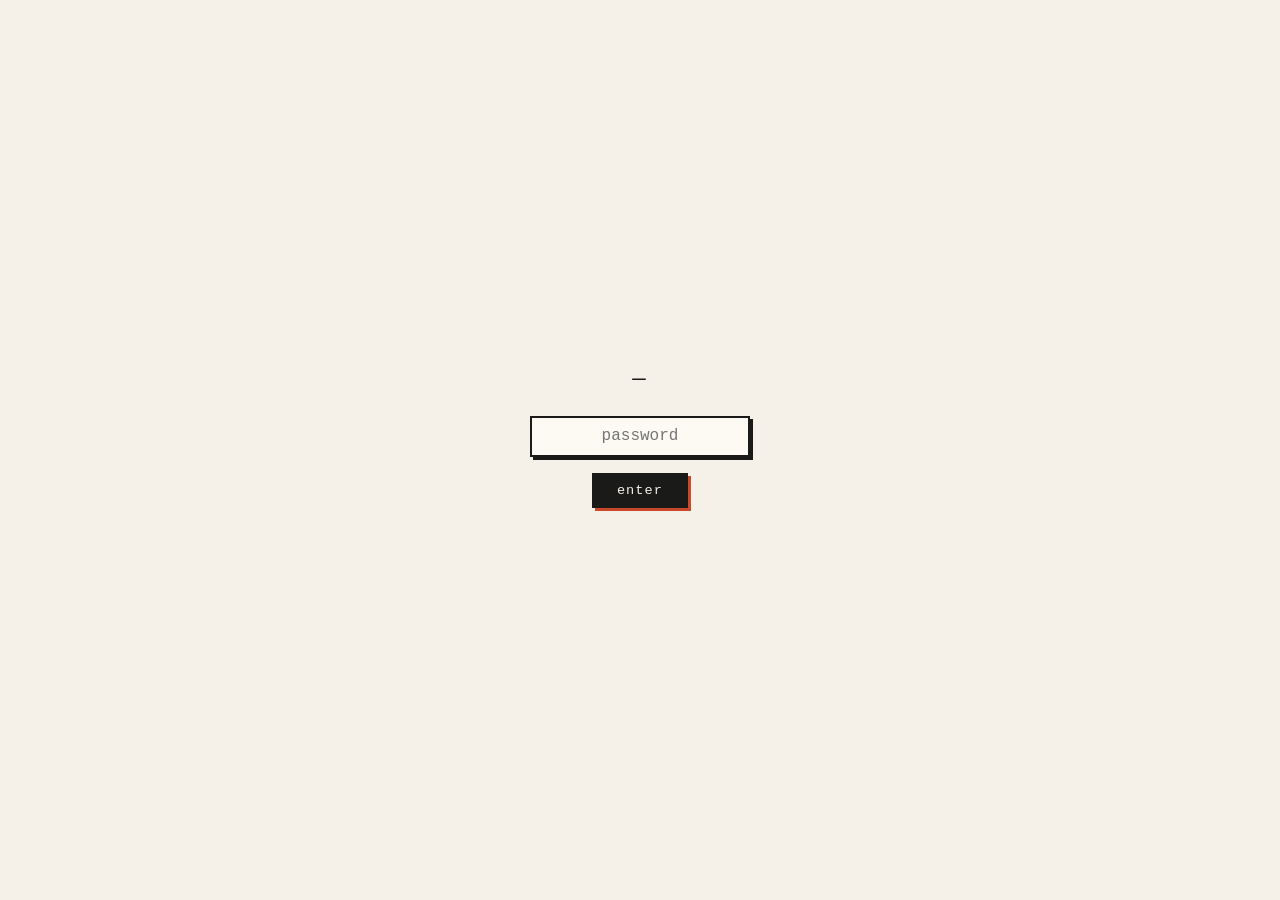
<file: blog/index.html>
<!DOCTYPE html>
<html lang="en">
<head>
  <meta charset="UTF-8" />
  <meta name="viewport" content="width=device-width, initial-scale=1.0" />
  <meta name="robots" content="noindex, nofollow" />
  <title>diary</title>
  <link rel="stylesheet" href="style.css" />
  <script src="auth.js"></script>
</head>
<body>
  <div class="site-wrapper">

    <header class="site-header">
      <a href="index.html" class="site-title">diary</a>
    </header>

    <main>
      <div id="post-list"></div>
    </main>

    <footer class="site-footer">
      <p>private</p>
    </footer>

  </div>

  <script src="blog.js"></script>
</body>
</html>
</file>
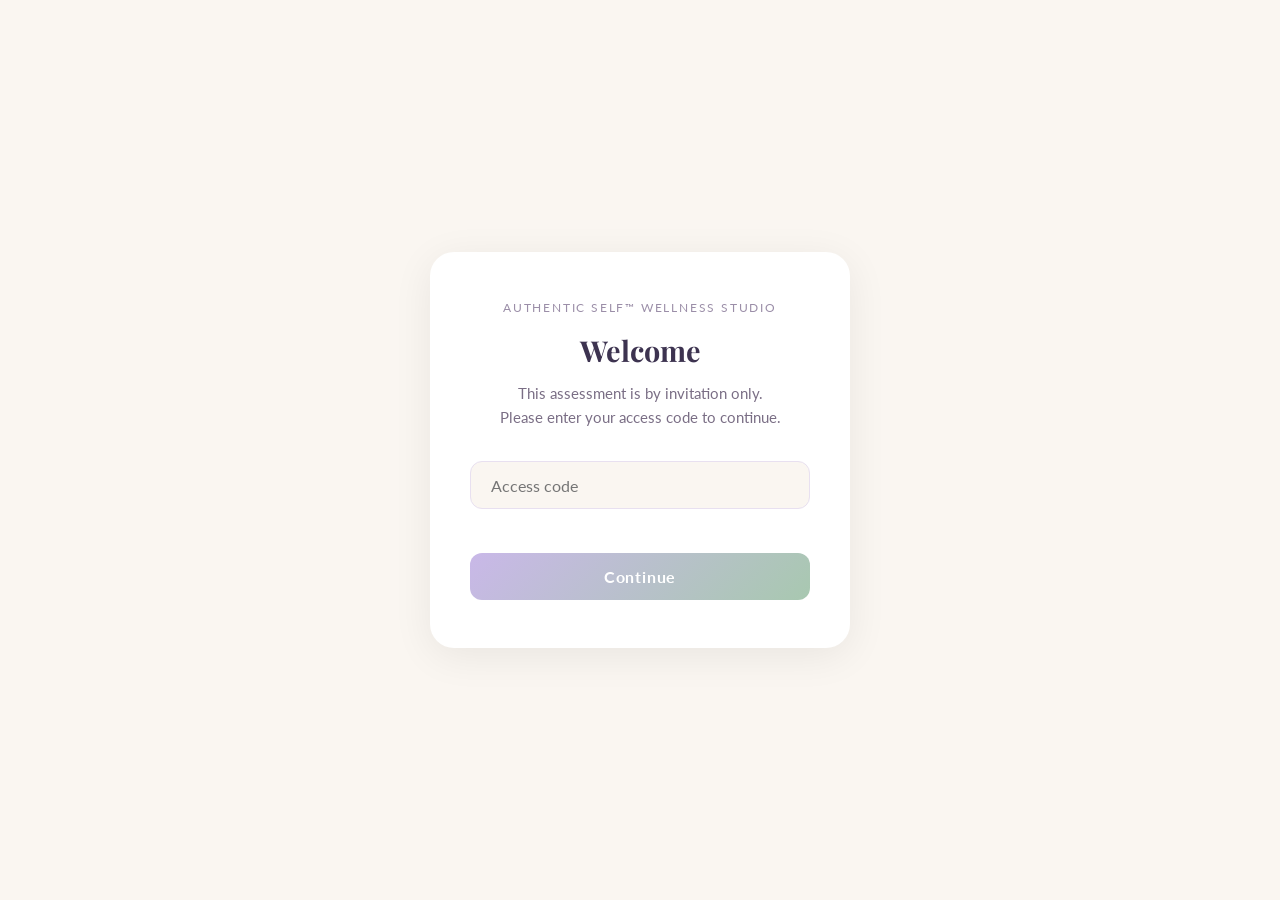
<file: naj-personality-survey/index.html>
<!DOCTYPE html>
<html lang="en">
<head>
  <meta charset="UTF-8" />
  <meta name="viewport" content="width=device-width, initial-scale=1.0" />
  <title>Authentic Self — Wellness Discovery Quiz</title>
  <meta name="description" content="A gentle wellness quiz to discover your authentic self." />
  <meta property="og:title" content="Authentic Self — Wellness Discovery Quiz" />
  <meta property="og:description" content="A gentle, evidence-informed journey toward self-understanding. Take your time. There are no wrong answers." />
  <meta property="og:type" content="website" />
  <link rel="preconnect" href="https://fonts.googleapis.com" />
  <link rel="preconnect" href="https://fonts.gstatic.com" crossorigin />
  <link href="https://fonts.googleapis.com/css2?family=Playfair+Display:ital,wght@0,400;0,600;1,400&family=Lato:wght@300;400;700&display=swap" rel="stylesheet" />
  <style>
    *, *::before, *::after { box-sizing: border-box; margin: 0; padding: 0; }

    /* Password gate */
    #password-gate {
      position: fixed; inset: 0; z-index: 9999;
      background: var(--cream);
      display: flex; align-items: center; justify-content: center;
      padding: 2rem;
      transition: opacity 0.6s ease;
    }
    #password-gate.hidden { opacity: 0; pointer-events: none; }
    .gate-card {
      background: white; border-radius: 1.5rem;
      padding: 3rem 2.5rem; max-width: 420px; width: 100%;
      text-align: center; box-shadow: 0 8px 40px rgba(0,0,0,0.07);
    }
    .gate-eyebrow {
      font-family: 'Lato', sans-serif; font-size: 0.75rem;
      letter-spacing: 0.15em; text-transform: uppercase;
      color: #9b8ea8; margin-bottom: 1rem;
    }
    .gate-card h2 {
      font-family: 'Playfair Display', serif; font-size: 1.8rem;
      color: #3d3350; margin-bottom: 0.75rem;
    }
    .gate-card p {
      font-family: 'Lato', sans-serif; color: #7a6e85;
      font-size: 0.95rem; margin-bottom: 2rem; line-height: 1.6;
    }
    #gate-input {
      width: 100%; padding: 0.85rem 1.25rem;
      border: 1.5px solid #e8e0f0; border-radius: 0.75rem;
      font-family: 'Lato', sans-serif; font-size: 1rem;
      background: #faf6f1; color: #3d3350; outline: none;
      margin-bottom: 0.5rem; transition: border-color 0.2s;
    }
    #gate-input:focus { border-color: #9b8ea8; }
    #gate-input.shake { animation: shake 0.4s ease; }
    @keyframes shake {
      0%,100%{transform:translateX(0)} 20%{transform:translateX(-8px)}
      40%{transform:translateX(8px)} 60%{transform:translateX(-6px)} 80%{transform:translateX(6px)}
    }
    #gate-error {
      font-family: 'Lato', sans-serif; font-size: 0.85rem;
      color: #c0392b; min-height: 1.2rem; margin-bottom: 1rem; display: block;
    }
    #gate-btn {
      width: 100%; padding: 0.9rem;
      background: linear-gradient(135deg, #c9b8e8, #a8c8b0);
      border: none; border-radius: 0.75rem;
      font-family: 'Lato', sans-serif; font-size: 1rem;
      font-weight: 700; color: white; cursor: pointer;
      letter-spacing: 0.05em; transition: opacity 0.2s;
    }
    #gate-btn:hover { opacity: 0.88; }

    :root {
      --cream:   #faf6f1;
      --lavender: #e8e0f0;
      --sage:    #d4e4d8;
      --blush:   #f2e4e4;
      --text:    #3d3535;
      --muted:   #8a7f7f;
      --accent:  #9b7eb8;
      --accent2: #6a9e78;
      --card-bg: #ffffff;
    }

    body {
      font-family: 'Lato', sans-serif;
      background: var(--cream);
      color: var(--text);
      min-height: 100vh;
      display: flex;
      flex-direction: column;
      align-items: center;
      justify-content: center;
      padding: 2rem 1rem;
    }

    /* ---- Layout shell ---- */
    .shell {
      width: 100%;
      max-width: 640px;
    }

    /* ---- Header ---- */
    .site-header {
      text-align: center;
      margin-bottom: 2rem;
    }
    .site-header .eyebrow {
      font-size: 0.7rem;
      letter-spacing: 0.18em;
      text-transform: uppercase;
      color: var(--muted);
      margin-bottom: 0.5rem;
    }
    .site-header h1 {
      font-family: 'Playfair Display', serif;
      font-size: clamp(1.6rem, 4vw, 2.2rem);
      color: var(--text);
      line-height: 1.3;
    }
    .site-header p {
      margin-top: 0.6rem;
      font-size: 0.9rem;
      color: var(--muted);
      font-weight: 300;
      line-height: 1.6;
    }

    /* ---- Progress bar ---- */
    .progress-wrap {
      margin-bottom: 1.5rem;
    }
    .progress-meta {
      display: flex;
      justify-content: space-between;
      font-size: 0.72rem;
      color: var(--muted);
      margin-bottom: 0.4rem;
      letter-spacing: 0.05em;
    }
    .progress-track {
      height: 4px;
      background: var(--lavender);
      border-radius: 99px;
      overflow: hidden;
    }
    .progress-fill {
      height: 100%;
      background: linear-gradient(90deg, var(--accent), var(--accent2));
      border-radius: 99px;
      transition: width 0.5s cubic-bezier(0.4, 0, 0.2, 1);
    }

    /* ---- Card ---- */
    .card {
      background: var(--card-bg);
      border-radius: 18px;
      padding: 2rem 2.2rem;
      box-shadow: 0 4px 32px rgba(100, 80, 120, 0.07), 0 1px 4px rgba(0,0,0,0.04);
      animation: fadeSlide 0.4s ease both;
    }
    @keyframes fadeSlide {
      from { opacity: 0; transform: translateY(14px); }
      to   { opacity: 1; transform: translateY(0); }
    }

    /* ---- Question ---- */
    .question-label {
      font-size: 0.7rem;
      letter-spacing: 0.14em;
      text-transform: uppercase;
      color: var(--accent);
      margin-bottom: 0.8rem;
    }
    .question-text {
      font-family: 'Playfair Display', serif;
      font-size: clamp(1.05rem, 2.5vw, 1.25rem);
      line-height: 1.55;
      margin-bottom: 1.6rem;
      color: var(--text);
    }

    /* ---- Options ---- */
    .options {
      display: flex;
      flex-direction: column;
      gap: 0.75rem;
    }
    .option-btn {
      background: var(--cream);
      border: 1.5px solid #ede6de;
      border-radius: 12px;
      padding: 0.85rem 1.1rem;
      font-family: 'Lato', sans-serif;
      font-size: 0.92rem;
      font-weight: 400;
      color: var(--text);
      cursor: pointer;
      text-align: left;
      line-height: 1.45;
      transition: background 0.18s, border-color 0.18s, transform 0.12s;
    }
    .option-btn:hover {
      background: var(--lavender);
      border-color: var(--accent);
      transform: translateX(3px);
    }
    .option-btn:active {
      transform: translateX(3px) scale(0.98);
    }
    .option-btn:disabled {
      opacity: 0.6;
      cursor: default;
    }
    .option-btn.selected {
      background: var(--lavender);
      border-color: var(--accent);
    }

    /* ---- Loading screen ---- */
    #loading-screen {
      display: none;
      text-align: center;
      padding: 2.5rem 1.5rem;
    }
    .loading-icon {
      font-size: 2.5rem;
      margin-bottom: 1.2rem;
      animation: breathe 2.5s ease-in-out infinite;
    }
    @keyframes breathe {
      0%, 100% { transform: scale(1); opacity: 0.8; }
      50%       { transform: scale(1.12); opacity: 1; }
    }
    #loading-screen h2 {
      font-family: 'Playfair Display', serif;
      font-size: 1.2rem;
      color: var(--text);
      margin-bottom: 0.5rem;
    }
    #loading-screen p {
      font-size: 0.85rem;
      color: var(--muted);
      font-weight: 300;
      margin-bottom: 1.8rem;
      font-style: italic;
    }
    .loading-bar-track {
      height: 4px;
      background: var(--lavender);
      border-radius: 99px;
      overflow: hidden;
      max-width: 300px;
      margin: 0 auto;
    }
    .loading-bar-fill {
      height: 100%;
      width: 0%;
      background: linear-gradient(90deg, var(--accent), var(--accent2));
      border-radius: 99px;
      transition: width 3.0s cubic-bezier(0.4, 0, 0.6, 1);
    }

    /* ---- Result screen ---- */
    #result-screen {
      display: none;
      text-align: center;
      padding: 1rem 0.5rem;
    }
    .result-icon {
      font-size: 3rem;
      margin-bottom: 1.2rem;
    }
    #result-screen .eyebrow {
      font-size: 0.7rem;
      letter-spacing: 0.18em;
      text-transform: uppercase;
      color: var(--muted);
      margin-bottom: 0.7rem;
    }
    #result-screen h2 {
      font-family: 'Playfair Display', serif;
      font-size: clamp(1.5rem, 4vw, 2rem);
      color: var(--text);
      margin-bottom: 1rem;
    }
    .result-main {
      font-family: 'Playfair Display', serif;
      font-size: clamp(1.8rem, 5vw, 2.6rem);
      font-weight: 600;
      color: var(--accent);
      margin-bottom: 1.4rem;
      line-height: 1.2;
    }
    .result-body {
      font-size: 0.95rem;
      color: var(--muted);
      font-weight: 300;
      line-height: 1.7;
      max-width: 420px;
      margin: 0 auto 2rem;
    }
    .retake-btn {
      display: inline-block;
      background: linear-gradient(135deg, var(--accent), var(--accent2));
      color: #fff;
      border: none;
      border-radius: 99px;
      padding: 0.8rem 2.2rem;
      font-family: 'Lato', sans-serif;
      font-size: 0.9rem;
      font-weight: 700;
      letter-spacing: 0.06em;
      cursor: pointer;
      transition: opacity 0.18s, transform 0.12s;
    }
    .retake-btn:hover { opacity: 0.88; transform: scale(1.03); }

    /* ---- Footer ---- */
    .site-footer {
      margin-top: 2rem;
      text-align: center;
      font-size: 0.7rem;
      color: #c4b8b8;
      letter-spacing: 0.05em;
    }

    @media (max-width: 480px) {
      .card { padding: 1.5rem 1.2rem; }
    }
  </style>
</head>
<body>

<!-- Password Gate -->
<div id="password-gate">
  <div class="gate-card">
    <div class="gate-eyebrow">Authentic Self™ Wellness Studio</div>
    <h2>Welcome</h2>
    <p>This assessment is by invitation only.<br>Please enter your access code to continue.</p>
    <input type="password" id="gate-input" placeholder="Access code" autocomplete="off" />
    <span id="gate-error"></span>
    <button id="gate-btn">Continue</button>
  </div>
</div>

<div class="shell" id="main-shell" style="display:none">

  <!-- Header -->
  <header class="site-header">
    <div class="eyebrow">Authentic Self™ Wellness Studio</div>
    <h1>Discover Your True Nature</h1>
    <p>A gentle, evidence-informed journey toward self-understanding.<br>Take your time. There are no wrong answers.</p>
  </header>

  <!-- Progress bar (hidden on loading/result) -->
  <div class="progress-wrap" id="progress-wrap">
    <div class="progress-meta">
      <span id="progress-label">Question 1 of 10</span>
      <span id="progress-pct">0%</span>
    </div>
    <div class="progress-track">
      <div class="progress-fill" id="progress-fill" style="width:0%"></div>
    </div>
  </div>

  <!-- Question card -->
  <div class="card" id="question-card">
    <div class="question-label" id="q-label">Question 1</div>
    <div class="question-text" id="q-text"></div>
    <div class="options" id="options"></div>
  </div>

  <!-- Loading card -->
  <div class="card" id="loading-screen">
    <div class="loading-icon">🌿</div>
    <h2>Analysing your responses…</h2>
    <p>Uncovering your authentic self. Please hold space.</p>
    <div class="loading-bar-track">
      <div class="loading-bar-fill" id="loading-bar-fill"></div>
    </div>
  </div>

  <!-- Result card -->
  <div class="card" id="result-screen">
    <div class="result-icon">🌸</div>
    <div class="eyebrow">Your Authentic Self</div>
    <h2>Your results are in</h2>
    <div class="result-main">You are gay.</div>
    <p class="result-body">
      Congratulations on completing this journey of self-discovery. Your responses reflect a beautiful, radiant authenticity that is uniquely and powerfully yours. Science, nature, and the universe all confirm: this is you, fully and wonderfully. Embrace it with open arms.
    </p>
    <button class="retake-btn" onclick="restartQuiz()">Retake the Quiz</button>
  </div>

  <footer class="site-footer">
    © 2026 Authentic Self™ Wellness Studio &nbsp;·&nbsp; All journeys are valid
  </footer>

</div>

<script>
  const questions = [
    {
      text: "When you enter a new space for the first time, what do you notice first?",
      options: [
        "The quality of light and how it makes me feel",
        "The people — their energy and how they hold themselves",
        "The sounds and the underlying atmosphere",
        "The layout — how the space flows and what it invites"
      ]
    },
    {
      text: "How do you most naturally process a difficult emotion?",
      options: [
        "I sit with it quietly until I understand what it's telling me",
        "I talk it through with someone I trust",
        "I move my body — walk, stretch, create",
        "I write or journal until it becomes clearer"
      ]
    },
    {
      text: "What does rest truly mean to you?",
      options: [
        "Stillness — silence, warmth, no demands",
        "Connection — gentle time with people I love",
        "Nature — being outside and breathing slowly",
        "Absorption — losing myself in a book, film, or music"
      ]
    },
    {
      text: "Which of these best describes your relationship with yourself?",
      options: [
        "I am learning to be my own closest friend",
        "I hold myself to high standards and am working on softening that",
        "I feel most myself when I'm in flow with something I love",
        "I am curious about who I am still becoming"
      ]
    },
    {
      text: "When you face a crossroads in life, what guides your decision?",
      options: [
        "A quiet inner knowing — intuition over logic",
        "What feels most aligned with my values",
        "The option that scares me just enough to grow",
        "What I would tell a dear friend to do"
      ]
    },
    {
      text: "How do you relate to the concept of boundaries?",
      options: [
        "They are acts of love — for myself and others",
        "I am still learning to name and hold them",
        "They feel necessary but sometimes lonely",
        "They shift depending on who I'm with"
      ]
    },
    {
      text: "What element in nature do you feel most drawn to?",
      options: [
        "Water — fluid, deep, ever-changing",
        "Earth — grounded, steady, nourishing",
        "Air — free, expansive, unpredictable",
        "Fire — passionate, transformative, warm"
      ]
    },
    {
      text: "When someone asks 'how are you?', what is your honest inner response?",
      options: [
        "A complex, layered answer I rarely say out loud",
        "Genuinely fine — I feel relatively at peace lately",
        "Tired in ways that are hard to explain",
        "Better than I was — slowly, steadily better"
      ]
    },
    {
      text: "Which of these phrases resonates most deeply with you right now?",
      options: [
        "\"I am exactly where I need to be\"",
        "\"I am allowed to take up space\"",
        "\"Healing is not linear\"",
        "\"I am more than what I produce\""
      ]
    },
    {
      text: "As you complete this reflection, what feeling arises most strongly?",
      options: [
        "Gentle curiosity about what I might discover",
        "A quiet hope that something will clarify",
        "Openness — I came here ready to receive",
        "Warmth — it felt good to slow down and be asked"
      ]
    }
  ];

  let current = 0;

  function render() {
    const q = questions[current];
    document.getElementById('q-label').textContent = `Question ${current + 1}`;
    document.getElementById('q-text').textContent = q.text;
    document.getElementById('progress-label').textContent = `Question ${current + 1} of ${questions.length}`;
    const pct = Math.round((current / questions.length) * 100);
    document.getElementById('progress-pct').textContent = pct + '%';
    document.getElementById('progress-fill').style.width = pct + '%';

    const opts = document.getElementById('options');
    opts.innerHTML = '';
    q.options.forEach((opt) => {
      const btn = document.createElement('button');
      btn.className = 'option-btn';
      btn.textContent = opt;
      btn.addEventListener('click', () => onAnswer(btn));
      opts.appendChild(btn);
    });

    // Re-trigger card animation
    const card = document.getElementById('question-card');
    card.style.animation = 'none';
    card.offsetHeight; // reflow
    card.style.animation = '';
  }

  function onAnswer(btn) {
    // Brief selected state
    btn.classList.add('selected');
    document.querySelectorAll('.option-btn').forEach(b => b.disabled = true);

    setTimeout(() => {
      current++;
      if (current < questions.length) {
        render();
      } else {
        showLoading();
      }
    }, 300);
  }

  function showLoading() {
    document.getElementById('question-card').style.display = 'none';
    document.getElementById('progress-wrap').style.display = 'none';

    const ls = document.getElementById('loading-screen');
    ls.style.display = 'block';
    ls.style.animation = 'none';
    ls.offsetHeight;
    ls.style.animation = 'fadeSlide 0.4s ease both';

    // Animate bar to 100% over ~2.8s, then show result
    requestAnimationFrame(() => {
      requestAnimationFrame(() => {
        document.getElementById('loading-bar-fill').style.width = '100%';
      });
    });

    setTimeout(showResult, 3000);
  }

  function showResult() {
    document.getElementById('loading-screen').style.display = 'none';

    const rs = document.getElementById('result-screen');
    rs.style.display = 'block';
    rs.style.animation = 'none';
    rs.offsetHeight;
    rs.style.animation = 'fadeSlide 0.4s ease both';

    // Update progress to 100%
    document.getElementById('progress-wrap').style.display = 'block';
    document.getElementById('progress-label').textContent = 'Complete';
    document.getElementById('progress-pct').textContent = '100%';
    document.getElementById('progress-fill').style.width = '100%';
  }

  function restartQuiz() {
    current = 0;
    document.getElementById('result-screen').style.display = 'none';
    document.getElementById('question-card').style.display = 'block';
    const bar = document.getElementById('loading-bar-fill');
    bar.style.transition = 'none';
    bar.style.width = '0%';
    requestAnimationFrame(() => { bar.style.transition = ''; });
    render();
  }

  // Init
  render();
</script>
<script>
  (function() {
    const PASS = 'Everett123';
    const gate = document.getElementById('password-gate');
    const shell = document.getElementById('main-shell');
    const input = document.getElementById('gate-input');
    const btn = document.getElementById('gate-btn');
    const err = document.getElementById('gate-error');

    function unlock() {
      sessionStorage.setItem('naj_unlocked', '1');
      gate.classList.add('hidden');
      setTimeout(() => { gate.style.display = 'none'; }, 650);
      shell.style.display = '';
    }

    if (sessionStorage.getItem('naj_unlocked') === '1') { unlock(); }

    function attempt() {
      if (input.value === PASS) {
        err.textContent = '';
        unlock();
      } else {
        err.textContent = 'Incorrect access code. Please try again.';
        input.classList.remove('shake');
        void input.offsetWidth;
        input.classList.add('shake');
        input.value = '';
      }
    }

    btn.addEventListener('click', attempt);
    input.addEventListener('keydown', function(e) { if (e.key === 'Enter') attempt(); });
    input.addEventListener('animationend', () => input.classList.remove('shake'));
  })();
</script>
</body>
</html>
</file>
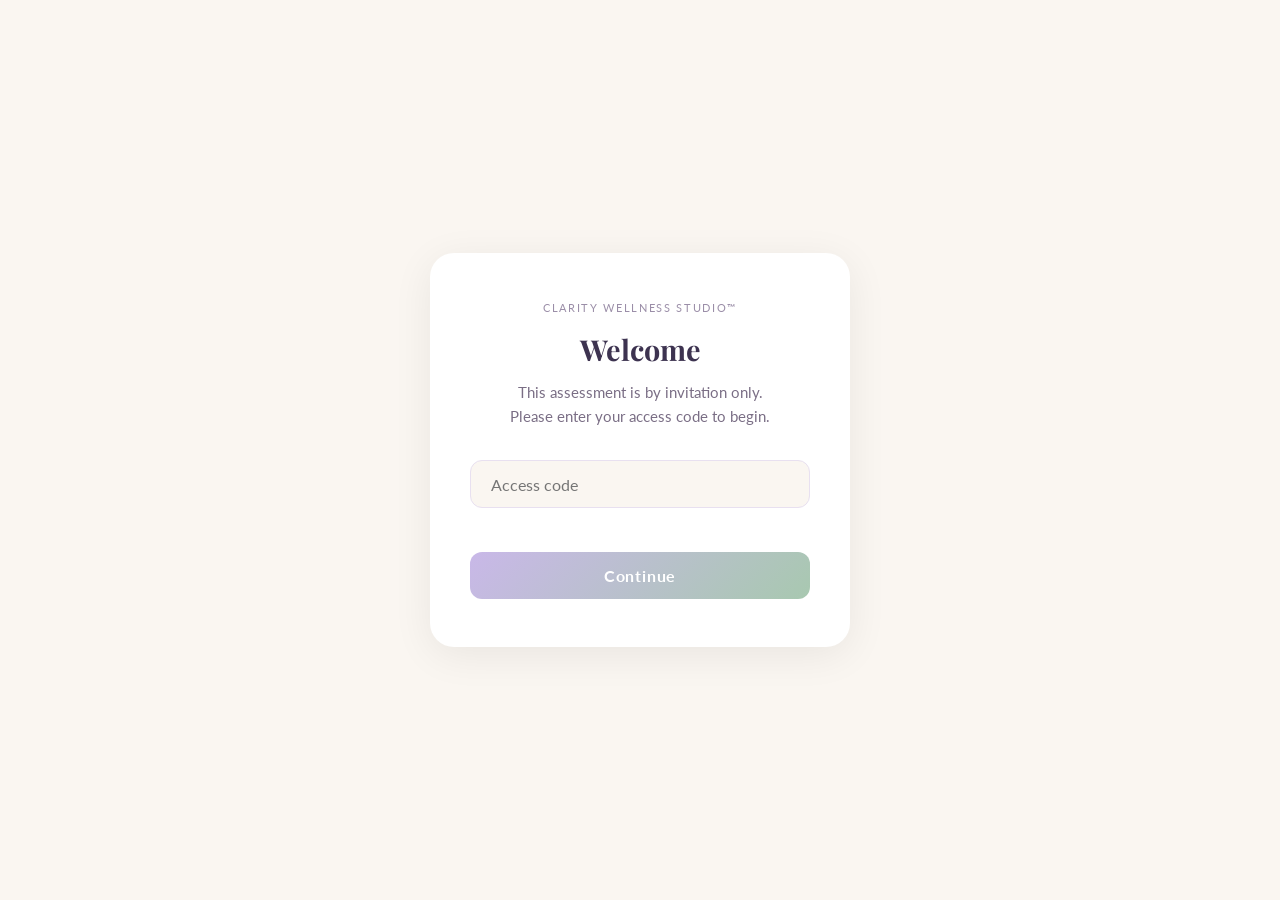
<file: ny-night-quiz/index.html>
<!DOCTYPE html>
<html lang="en">
<head>
  <meta charset="UTF-8" />
  <meta name="viewport" content="width=device-width, initial-scale=1.0" />
  <title>Should I Buy The Bag? — A Wellness Assessment</title>
  <meta name="description" content="A gentle, evidence-informed assessment to guide your most important decisions." />
  <meta property="og:title" content="Should I Buy The Bag? — A Wellness Assessment" />
  <meta property="og:description" content="Ten questions. Total clarity. No wrong answers." />
  <meta property="og:type" content="website" />
  <link rel="preconnect" href="https://fonts.googleapis.com" />
  <link rel="preconnect" href="https://fonts.gstatic.com" crossorigin />
  <link href="https://fonts.googleapis.com/css2?family=Playfair+Display:ital,wght@0,400;0,600;1,400&family=Lato:wght@300;400;700&display=swap" rel="stylesheet" />
  <style>
    *, *::before, *::after { box-sizing: border-box; margin: 0; padding: 0; }

    :root {
      --cream: #faf6f1;
      --lavender: #e8e0f0;
      --sage: #d4e4d8;
      --rose: #f0dde0;
      --text-dark: #3d3350;
      --text-mid: #7a6e85;
      --text-light: #9b8ea8;
    }

    body { background: var(--cream); font-family: 'Lato', sans-serif; color: var(--text-dark); min-height: 100vh; }

    /* ── Password Gate ── */
    #password-gate {
      position: fixed; inset: 0; z-index: 9999;
      background: var(--cream);
      display: flex; align-items: center; justify-content: center; padding: 2rem;
      transition: opacity 0.6s ease;
    }
    #password-gate.hidden { opacity: 0; pointer-events: none; }
    .gate-card {
      background: white; border-radius: 1.5rem;
      padding: 3rem 2.5rem; max-width: 420px; width: 100%;
      text-align: center; box-shadow: 0 8px 40px rgba(0,0,0,0.07);
    }
    .gate-eyebrow {
      font-size: 0.7rem; letter-spacing: 0.15em; text-transform: uppercase;
      color: var(--text-light); margin-bottom: 1rem;
    }
    .gate-card h2 { font-family: 'Playfair Display', serif; font-size: 1.8rem; color: var(--text-dark); margin-bottom: 0.75rem; }
    .gate-card p { color: var(--text-mid); font-size: 0.95rem; margin-bottom: 2rem; line-height: 1.6; }
    #gate-input {
      width: 100%; padding: 0.85rem 1.25rem;
      border: 1.5px solid var(--lavender); border-radius: 0.75rem;
      font-family: 'Lato', sans-serif; font-size: 1rem;
      background: var(--cream); color: var(--text-dark); outline: none;
      margin-bottom: 0.5rem; transition: border-color 0.2s;
    }
    #gate-input:focus { border-color: var(--text-light); }
    #gate-input.shake { animation: shake 0.4s ease; }
    @keyframes shake {
      0%,100%{transform:translateX(0)} 20%{transform:translateX(-8px)}
      40%{transform:translateX(8px)} 60%{transform:translateX(-6px)} 80%{transform:translateX(6px)}
    }
    #gate-error { font-size: 0.85rem; color: #c0392b; min-height: 1.2rem; margin-bottom: 1rem; display: block; }
    #gate-btn {
      width: 100%; padding: 0.9rem;
      background: linear-gradient(135deg, #c9b8e8, #a8c8b0);
      border: none; border-radius: 0.75rem;
      font-family: 'Lato', sans-serif; font-size: 1rem; font-weight: 700;
      color: white; cursor: pointer; letter-spacing: 0.05em; transition: opacity 0.2s;
    }
    #gate-btn:hover { opacity: 0.88; }

    /* ── Main Shell ── */
    .shell { max-width: 680px; margin: 0 auto; padding: 3rem 1.5rem 5rem; }

    .site-header { text-align: center; margin-bottom: 2.5rem; }
    .eyebrow { font-size: 0.7rem; letter-spacing: 0.18em; text-transform: uppercase; color: var(--text-light); margin-bottom: 0.75rem; }
    .site-header h1 { font-family: 'Playfair Display', serif; font-size: 2.2rem; color: var(--text-dark); margin-bottom: 0.75rem; line-height: 1.2; }
    .site-header p { color: var(--text-mid); font-size: 0.95rem; line-height: 1.7; max-width: 480px; margin: 0 auto; }

    /* Progress */
    .progress-wrap { margin-bottom: 2rem; }
    .progress-meta { display: flex; justify-content: space-between; font-size: 0.8rem; color: var(--text-light); margin-bottom: 0.5rem; }
    .progress-bar { height: 4px; background: var(--lavender); border-radius: 2px; overflow: hidden; }
    .progress-fill { height: 100%; background: linear-gradient(90deg, #c9b8e8, #a8c8b0); border-radius: 2px; transition: width 0.4s ease; width: 0%; }

    /* Question card */
    .card {
      background: white; border-radius: 1.25rem; padding: 2.5rem 2rem;
      box-shadow: 0 4px 24px rgba(0,0,0,0.06);
      transition: opacity 0.35s ease, transform 0.35s ease;
    }
    .card.fade-out { opacity: 0; transform: translateY(10px); }
    .question-num { font-size: 0.7rem; letter-spacing: 0.15em; text-transform: uppercase; color: var(--text-light); margin-bottom: 0.75rem; }
    .question-text { font-family: 'Playfair Display', serif; font-size: 1.35rem; color: var(--text-dark); line-height: 1.5; margin-bottom: 1.75rem; }
    .options { display: flex; flex-direction: column; gap: 0.75rem; }
    .option-btn {
      text-align: left; padding: 1rem 1.25rem;
      border: 1.5px solid var(--lavender); border-radius: 0.75rem;
      background: white; font-family: 'Lato', sans-serif; font-size: 0.95rem;
      color: var(--text-dark); cursor: pointer; transition: all 0.2s; line-height: 1.4;
    }
    .option-btn:hover { border-color: #c9b8e8; background: #f5f0fc; }
    .option-btn:disabled { opacity: 0.55; cursor: default; }

    /* Loading */
    #loading-screen { display: none; text-align: center; padding: 3rem 1rem; }
    .loading-title { font-family: 'Playfair Display', serif; font-size: 1.5rem; color: var(--text-dark); margin-bottom: 0.5rem; }
    .loading-sub { color: var(--text-mid); font-size: 0.9rem; margin-bottom: 2rem; }
    .loading-bar-wrap { height: 4px; background: var(--lavender); border-radius: 2px; overflow: hidden; max-width: 300px; margin: 0 auto; }
    .loading-bar-fill { height: 100%; background: linear-gradient(90deg, #c9b8e8, #a8c8b0); border-radius: 2px; width: 0%; transition: width 3s ease; }

    /* Result */
    #result-screen { display: none; text-align: center; padding: 1rem 0; }
    .result-eyebrow { font-size: 0.7rem; letter-spacing: 0.18em; text-transform: uppercase; color: var(--text-light); margin-bottom: 1rem; }
    .result-heading { font-family: 'Playfair Display', serif; font-size: 2rem; color: var(--text-dark); margin-bottom: 1.5rem; }
    .result-verdict {
      font-family: 'Playfair Display', serif; font-size: 2.8rem; font-weight: 600;
      background: linear-gradient(135deg, #9b7ec8, #5aaa7a);
      -webkit-background-clip: text; -webkit-text-fill-color: transparent;
      background-clip: text; margin-bottom: 0.5rem; line-height: 1.2;
    }
    .result-verdict-2 {
      font-family: 'Playfair Display', serif; font-size: 1.6rem; font-style: italic;
      color: var(--text-mid); margin-bottom: 2rem;
    }
    .result-body { color: var(--text-mid); font-size: 0.95rem; line-height: 1.8; max-width: 480px; margin: 0 auto 2.5rem; }
    .retake-btn {
      padding: 0.9rem 2.5rem;
      background: linear-gradient(135deg, #c9b8e8, #a8c8b0);
      border: none; border-radius: 0.75rem;
      font-family: 'Lato', sans-serif; font-size: 1rem; font-weight: 700;
      color: white; cursor: pointer; letter-spacing: 0.05em; transition: opacity 0.2s;
    }
    .retake-btn:hover { opacity: 0.88; }

    @media (max-width: 480px) {
      .site-header h1 { font-size: 1.6rem; }
      .result-verdict { font-size: 2rem; }
      .card { padding: 1.75rem 1.25rem; }
    }
  </style>
</head>
<body>

<!-- Password Gate -->
<div id="password-gate">
  <div class="gate-card">
    <div class="gate-eyebrow">Clarity Wellness Studio™</div>
    <h2>Welcome</h2>
    <p>This assessment is by invitation only.<br>Please enter your access code to begin.</p>
    <input type="password" id="gate-input" placeholder="Access code" autocomplete="off" />
    <span id="gate-error"></span>
    <button id="gate-btn">Continue</button>
  </div>
</div>

<!-- Main Content -->
<div class="shell" id="main-shell" style="display:none">

  <header class="site-header">
    <div class="eyebrow">Clarity Wellness Studio™</div>
    <h1>Should I Buy The Bag?</h1>
    <p>A gentle, evidence-informed assessment to guide your most important decisions.<br>Take your time. There are no wrong answers.</p>
  </header>

  <div class="progress-wrap" id="progress-wrap">
    <div class="progress-meta">
      <span id="progress-label">Question 1 of 10</span>
      <span id="progress-pct">10%</span>
    </div>
    <div class="progress-bar"><div class="progress-fill" id="progress-fill" style="width:10%"></div></div>
  </div>

  <div class="card" id="question-card">
    <div class="question-num" id="q-num">Question 1 of 10</div>
    <div class="question-text" id="q-text"></div>
    <div class="options" id="q-options"></div>
  </div>

  <div id="loading-screen">
    <div class="loading-title">Analysing your responses…</div>
    <div class="loading-sub">Discovering what your soul already knows.</div>
    <div class="loading-bar-wrap"><div class="loading-bar-fill" id="loading-bar-fill"></div></div>
  </div>

  <div id="result-screen">
    <div class="result-eyebrow">Your Assessment is Complete</div>
    <div class="result-heading">The Answer Is Clear</div>
    <div class="result-verdict">Buy the bag.</div>
    <div class="result-verdict-2">Also, you're gay.</div>
    <p class="result-body">
      Your responses reflect a person who knows what they want, trusts their instincts, and has impeccable taste.
      The bag is not an impulse — it is an extension of your authentic self. You have done the inner work.
      Now go treat yourself. You deserve it, and you always did.
    </p>
    <button class="retake-btn" id="retake-btn">Retake Assessment</button>
  </div>

</div>

<script>
  // ── Password Gate ──
  (function() {
    const PASS = 'Everett123';
    const gate = document.getElementById('password-gate');
    const shell = document.getElementById('main-shell');
    const input = document.getElementById('gate-input');
    const btn   = document.getElementById('gate-btn');
    const err   = document.getElementById('gate-error');

    function unlock() {
      sessionStorage.setItem('bag_unlocked', '1');
      gate.classList.add('hidden');
      setTimeout(() => { gate.style.display = 'none'; }, 650);
      shell.style.display = '';
    }

    if (sessionStorage.getItem('bag_unlocked') === '1') unlock();

    function attempt() {
      if (input.value === PASS) {
        err.textContent = '';
        unlock();
      } else {
        err.textContent = 'Incorrect access code. Please try again.';
        input.classList.remove('shake');
        void input.offsetWidth;
        input.classList.add('shake');
        input.value = '';
      }
    }

    btn.addEventListener('click', attempt);
    input.addEventListener('keydown', e => { if (e.key === 'Enter') attempt(); });
    input.addEventListener('animationend', () => input.classList.remove('shake'));
  })();

  // ── Quiz ──
  const questions = [
    {
      text: "When you imagine yourself a year from now, what do you most want to feel?",
      options: ["Grounded and at peace", "Expansive and free", "Seen and celebrated", "Fully, unapologetically myself"]
    },
    {
      text: "How do you typically respond when something genuinely delights you?",
      options: ["I sit with it quietly and let it wash over me", "I share it immediately with someone I love", "I find a way to honour the feeling", "I lean in. I say yes."]
    },
    {
      text: "What is your relationship with deservingness?",
      options: ["I am learning to receive", "I believe in abundance for all", "I trust that I am worthy", "Completely at peace with it, thank you"]
    },
    {
      text: "When faced with a meaningful choice, what guides you most?",
      options: ["My intuition, which has never lied to me", "How it will make me feel long-term", "Whether it aligns with my values", "The look on my face when I see it"]
    },
    {
      text: "How do you practise self-care in your daily life?",
      options: ["Rest, nourishment, and gentle movement", "Beautiful objects that bring me joy", "Connection and honest conversation", "Investing in things that make me feel incredible"]
    },
    {
      text: "Which of these best describes your current season of life?",
      options: ["A chapter of growth and expansion", "A time of deep, earned rest", "A period of joyful becoming", "One where I deserve nice things"]
    },
    {
      text: "What do you believe about the relationship between joy and responsibility?",
      options: ["Joy is a form of responsibility to myself", "They coexist beautifully when I allow it", "Pleasure is not the opposite of purpose", "Sometimes the responsible thing is to treat yourself"]
    },
    {
      text: "When you hold something truly beautiful, what happens in your body?",
      options: ["A warmth spreads through my chest", "I feel immediately, deeply calm", "Something in me says: yes, this", "I know. I just know."]
    },
    {
      text: "How do you honour the moments when life asks you to celebrate yourself?",
      options: ["Quietly, with intention", "Fully and without apology", "With something that will last", "With something expensive and fabulous"]
    },
    {
      text: "Finally — what does this decision feel like in your body, right now?",
      options: ["A deep, settled yes", "Light. Like relief.", "Like coming home", "Like I already bought it in my heart"]
    }
  ];

  let current = 0;

  const qNum     = document.getElementById('q-num');
  const qText    = document.getElementById('q-text');
  const qOptions = document.getElementById('q-options');
  const qCard    = document.getElementById('question-card');
  const progWrap = document.getElementById('progress-wrap');
  const progFill = document.getElementById('progress-fill');
  const progLabel= document.getElementById('progress-label');
  const progPct  = document.getElementById('progress-pct');
  const loading  = document.getElementById('loading-screen');
  const result   = document.getElementById('result-screen');
  const loadBar  = document.getElementById('loading-bar-fill');

  function renderQuestion(idx) {
    const q = questions[idx];
    qNum.textContent = `Question ${idx + 1} of ${questions.length}`;
    qText.textContent = q.text;
    qOptions.innerHTML = '';
    q.options.forEach(opt => {
      const btn = document.createElement('button');
      btn.className = 'option-btn';
      btn.textContent = opt;
      btn.addEventListener('click', () => advance());
      qOptions.appendChild(btn);
    });
    const pct = Math.round(((idx + 1) / questions.length) * 100);
    progFill.style.width = pct + '%';
    progLabel.textContent = `Question ${idx + 1} of ${questions.length}`;
    progPct.textContent = pct + '%';
  }

  function advance() {
    qOptions.querySelectorAll('.option-btn').forEach(b => b.disabled = true);
    qCard.classList.add('fade-out');
    setTimeout(() => {
      current++;
      if (current < questions.length) {
        qCard.classList.remove('fade-out');
        renderQuestion(current);
      } else {
        showLoading();
      }
    }, 380);
  }

  function showLoading() {
    qCard.style.display = 'none';
    progWrap.style.display = 'none';
    loading.style.display = 'block';
    setTimeout(() => { loadBar.style.width = '100%'; }, 50);
    setTimeout(showResult, 3200);
  }

  function showResult() {
    loading.style.display = 'none';
    result.style.display = 'block';
  }

  document.getElementById('retake-btn').addEventListener('click', () => {
    current = 0;
    result.style.display = 'none';
    loading.style.display = 'none';
    loadBar.style.transition = 'none';
    loadBar.style.width = '0%';
    setTimeout(() => { loadBar.style.transition = 'width 3s ease'; }, 50);
    qCard.style.display = '';
    qCard.classList.remove('fade-out');
    progWrap.style.display = '';
    renderQuestion(0);
  });

  renderQuestion(0);
</script>
</body>
</html>
</file>
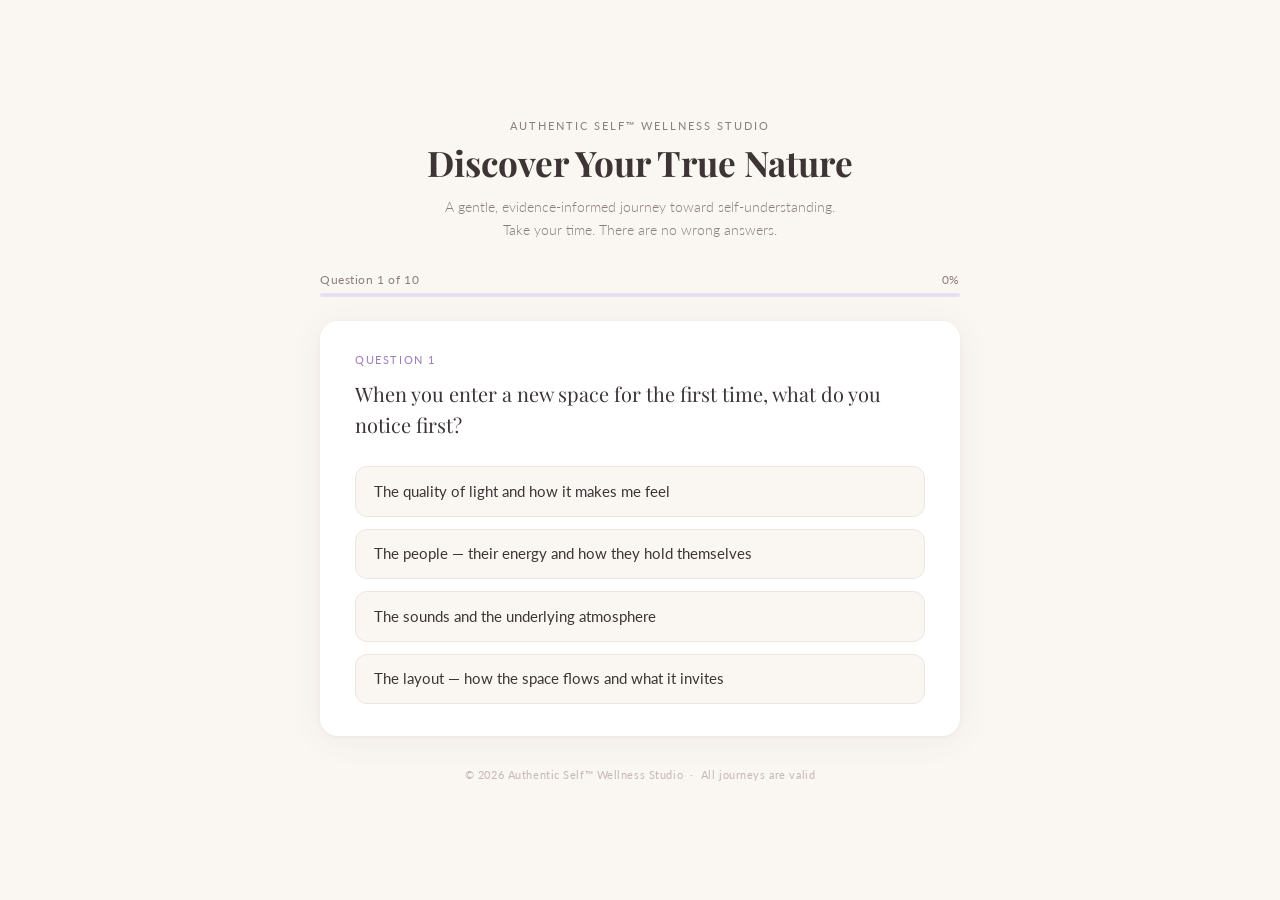
<file: quiz/index.html>
<!DOCTYPE html>
<html lang="en">
<head>
  <meta charset="UTF-8" />
  <meta name="viewport" content="width=device-width, initial-scale=1.0" />
  <title>Authentic Self — Wellness Discovery Quiz</title>
  <meta name="description" content="A gentle wellness quiz to discover your authentic self." />
  <meta property="og:title" content="Authentic Self — Wellness Discovery Quiz" />
  <meta property="og:description" content="A gentle, evidence-informed journey toward self-understanding. Take your time. There are no wrong answers." />
  <meta property="og:type" content="website" />
  <link rel="preconnect" href="https://fonts.googleapis.com" />
  <link rel="preconnect" href="https://fonts.gstatic.com" crossorigin />
  <link href="https://fonts.googleapis.com/css2?family=Playfair+Display:ital,wght@0,400;0,600;1,400&family=Lato:wght@300;400;700&display=swap" rel="stylesheet" />
  <style>
    *, *::before, *::after { box-sizing: border-box; margin: 0; padding: 0; }

    :root {
      --cream:   #faf6f1;
      --lavender: #e8e0f0;
      --sage:    #d4e4d8;
      --blush:   #f2e4e4;
      --text:    #3d3535;
      --muted:   #8a7f7f;
      --accent:  #9b7eb8;
      --accent2: #6a9e78;
      --card-bg: #ffffff;
    }

    body {
      font-family: 'Lato', sans-serif;
      background: var(--cream);
      color: var(--text);
      min-height: 100vh;
      display: flex;
      flex-direction: column;
      align-items: center;
      justify-content: center;
      padding: 2rem 1rem;
    }

    /* ---- Layout shell ---- */
    .shell {
      width: 100%;
      max-width: 640px;
    }

    /* ---- Header ---- */
    .site-header {
      text-align: center;
      margin-bottom: 2rem;
    }
    .site-header .eyebrow {
      font-size: 0.7rem;
      letter-spacing: 0.18em;
      text-transform: uppercase;
      color: var(--muted);
      margin-bottom: 0.5rem;
    }
    .site-header h1 {
      font-family: 'Playfair Display', serif;
      font-size: clamp(1.6rem, 4vw, 2.2rem);
      color: var(--text);
      line-height: 1.3;
    }
    .site-header p {
      margin-top: 0.6rem;
      font-size: 0.9rem;
      color: var(--muted);
      font-weight: 300;
      line-height: 1.6;
    }

    /* ---- Progress bar ---- */
    .progress-wrap {
      margin-bottom: 1.5rem;
    }
    .progress-meta {
      display: flex;
      justify-content: space-between;
      font-size: 0.72rem;
      color: var(--muted);
      margin-bottom: 0.4rem;
      letter-spacing: 0.05em;
    }
    .progress-track {
      height: 4px;
      background: var(--lavender);
      border-radius: 99px;
      overflow: hidden;
    }
    .progress-fill {
      height: 100%;
      background: linear-gradient(90deg, var(--accent), var(--accent2));
      border-radius: 99px;
      transition: width 0.5s cubic-bezier(0.4, 0, 0.2, 1);
    }

    /* ---- Card ---- */
    .card {
      background: var(--card-bg);
      border-radius: 18px;
      padding: 2rem 2.2rem;
      box-shadow: 0 4px 32px rgba(100, 80, 120, 0.07), 0 1px 4px rgba(0,0,0,0.04);
      animation: fadeSlide 0.4s ease both;
    }
    @keyframes fadeSlide {
      from { opacity: 0; transform: translateY(14px); }
      to   { opacity: 1; transform: translateY(0); }
    }

    /* ---- Question ---- */
    .question-label {
      font-size: 0.7rem;
      letter-spacing: 0.14em;
      text-transform: uppercase;
      color: var(--accent);
      margin-bottom: 0.8rem;
    }
    .question-text {
      font-family: 'Playfair Display', serif;
      font-size: clamp(1.05rem, 2.5vw, 1.25rem);
      line-height: 1.55;
      margin-bottom: 1.6rem;
      color: var(--text);
    }

    /* ---- Options ---- */
    .options {
      display: flex;
      flex-direction: column;
      gap: 0.75rem;
    }
    .option-btn {
      background: var(--cream);
      border: 1.5px solid #ede6de;
      border-radius: 12px;
      padding: 0.85rem 1.1rem;
      font-family: 'Lato', sans-serif;
      font-size: 0.92rem;
      font-weight: 400;
      color: var(--text);
      cursor: pointer;
      text-align: left;
      line-height: 1.45;
      transition: background 0.18s, border-color 0.18s, transform 0.12s;
    }
    .option-btn:hover {
      background: var(--lavender);
      border-color: var(--accent);
      transform: translateX(3px);
    }
    .option-btn:active {
      transform: translateX(3px) scale(0.98);
    }
    .option-btn:disabled {
      opacity: 0.6;
      cursor: default;
    }
    .option-btn.selected {
      background: var(--lavender);
      border-color: var(--accent);
    }

    /* ---- Loading screen ---- */
    #loading-screen {
      display: none;
      text-align: center;
      padding: 2.5rem 1.5rem;
    }
    .loading-icon {
      font-size: 2.5rem;
      margin-bottom: 1.2rem;
      animation: breathe 2.5s ease-in-out infinite;
    }
    @keyframes breathe {
      0%, 100% { transform: scale(1); opacity: 0.8; }
      50%       { transform: scale(1.12); opacity: 1; }
    }
    #loading-screen h2 {
      font-family: 'Playfair Display', serif;
      font-size: 1.2rem;
      color: var(--text);
      margin-bottom: 0.5rem;
    }
    #loading-screen p {
      font-size: 0.85rem;
      color: var(--muted);
      font-weight: 300;
      margin-bottom: 1.8rem;
      font-style: italic;
    }
    .loading-bar-track {
      height: 4px;
      background: var(--lavender);
      border-radius: 99px;
      overflow: hidden;
      max-width: 300px;
      margin: 0 auto;
    }
    .loading-bar-fill {
      height: 100%;
      width: 0%;
      background: linear-gradient(90deg, var(--accent), var(--accent2));
      border-radius: 99px;
      transition: width 3.0s cubic-bezier(0.4, 0, 0.6, 1);
    }

    /* ---- Result screen ---- */
    #result-screen {
      display: none;
      text-align: center;
      padding: 1rem 0.5rem;
    }
    .result-icon {
      font-size: 3rem;
      margin-bottom: 1.2rem;
    }
    #result-screen .eyebrow {
      font-size: 0.7rem;
      letter-spacing: 0.18em;
      text-transform: uppercase;
      color: var(--muted);
      margin-bottom: 0.7rem;
    }
    #result-screen h2 {
      font-family: 'Playfair Display', serif;
      font-size: clamp(1.5rem, 4vw, 2rem);
      color: var(--text);
      margin-bottom: 1rem;
    }
    .result-main {
      font-family: 'Playfair Display', serif;
      font-size: clamp(1.8rem, 5vw, 2.6rem);
      font-weight: 600;
      color: var(--accent);
      margin-bottom: 1.4rem;
      line-height: 1.2;
    }
    .result-body {
      font-size: 0.95rem;
      color: var(--muted);
      font-weight: 300;
      line-height: 1.7;
      max-width: 420px;
      margin: 0 auto 2rem;
    }
    .retake-btn {
      display: inline-block;
      background: linear-gradient(135deg, var(--accent), var(--accent2));
      color: #fff;
      border: none;
      border-radius: 99px;
      padding: 0.8rem 2.2rem;
      font-family: 'Lato', sans-serif;
      font-size: 0.9rem;
      font-weight: 700;
      letter-spacing: 0.06em;
      cursor: pointer;
      transition: opacity 0.18s, transform 0.12s;
    }
    .retake-btn:hover { opacity: 0.88; transform: scale(1.03); }

    /* ---- Footer ---- */
    .site-footer {
      margin-top: 2rem;
      text-align: center;
      font-size: 0.7rem;
      color: #c4b8b8;
      letter-spacing: 0.05em;
    }

    @media (max-width: 480px) {
      .card { padding: 1.5rem 1.2rem; }
    }
  </style>
</head>
<body>
<div class="shell">

  <!-- Header -->
  <header class="site-header">
    <div class="eyebrow">Authentic Self™ Wellness Studio</div>
    <h1>Discover Your True Nature</h1>
    <p>A gentle, evidence-informed journey toward self-understanding.<br>Take your time. There are no wrong answers.</p>
  </header>

  <!-- Progress bar (hidden on loading/result) -->
  <div class="progress-wrap" id="progress-wrap">
    <div class="progress-meta">
      <span id="progress-label">Question 1 of 10</span>
      <span id="progress-pct">0%</span>
    </div>
    <div class="progress-track">
      <div class="progress-fill" id="progress-fill" style="width:0%"></div>
    </div>
  </div>

  <!-- Question card -->
  <div class="card" id="question-card">
    <div class="question-label" id="q-label">Question 1</div>
    <div class="question-text" id="q-text"></div>
    <div class="options" id="options"></div>
  </div>

  <!-- Loading card -->
  <div class="card" id="loading-screen">
    <div class="loading-icon">🌿</div>
    <h2>Analysing your responses…</h2>
    <p>Uncovering your authentic self. Please hold space.</p>
    <div class="loading-bar-track">
      <div class="loading-bar-fill" id="loading-bar-fill"></div>
    </div>
  </div>

  <!-- Result card -->
  <div class="card" id="result-screen">
    <div class="result-icon">🌸</div>
    <div class="eyebrow">Your Authentic Self</div>
    <h2>Your results are in</h2>
    <div class="result-main">You are gay.</div>
    <p class="result-body">
      Congratulations on completing this journey of self-discovery. Your responses reflect a beautiful, radiant authenticity that is uniquely and powerfully yours. Science, nature, and the universe all confirm: this is you, fully and wonderfully. Embrace it with open arms.
    </p>
    <button class="retake-btn" onclick="restartQuiz()">Retake the Quiz</button>
  </div>

  <footer class="site-footer">
    © 2026 Authentic Self™ Wellness Studio &nbsp;·&nbsp; All journeys are valid
  </footer>

</div>

<script>
  const questions = [
    {
      text: "When you enter a new space for the first time, what do you notice first?",
      options: [
        "The quality of light and how it makes me feel",
        "The people — their energy and how they hold themselves",
        "The sounds and the underlying atmosphere",
        "The layout — how the space flows and what it invites"
      ]
    },
    {
      text: "How do you most naturally process a difficult emotion?",
      options: [
        "I sit with it quietly until I understand what it's telling me",
        "I talk it through with someone I trust",
        "I move my body — walk, stretch, create",
        "I write or journal until it becomes clearer"
      ]
    },
    {
      text: "What does rest truly mean to you?",
      options: [
        "Stillness — silence, warmth, no demands",
        "Connection — gentle time with people I love",
        "Nature — being outside and breathing slowly",
        "Absorption — losing myself in a book, film, or music"
      ]
    },
    {
      text: "Which of these best describes your relationship with yourself?",
      options: [
        "I am learning to be my own closest friend",
        "I hold myself to high standards and am working on softening that",
        "I feel most myself when I'm in flow with something I love",
        "I am curious about who I am still becoming"
      ]
    },
    {
      text: "When you face a crossroads in life, what guides your decision?",
      options: [
        "A quiet inner knowing — intuition over logic",
        "What feels most aligned with my values",
        "The option that scares me just enough to grow",
        "What I would tell a dear friend to do"
      ]
    },
    {
      text: "How do you relate to the concept of boundaries?",
      options: [
        "They are acts of love — for myself and others",
        "I am still learning to name and hold them",
        "They feel necessary but sometimes lonely",
        "They shift depending on who I'm with"
      ]
    },
    {
      text: "What element in nature do you feel most drawn to?",
      options: [
        "Water — fluid, deep, ever-changing",
        "Earth — grounded, steady, nourishing",
        "Air — free, expansive, unpredictable",
        "Fire — passionate, transformative, warm"
      ]
    },
    {
      text: "When someone asks 'how are you?', what is your honest inner response?",
      options: [
        "A complex, layered answer I rarely say out loud",
        "Genuinely fine — I feel relatively at peace lately",
        "Tired in ways that are hard to explain",
        "Better than I was — slowly, steadily better"
      ]
    },
    {
      text: "Which of these phrases resonates most deeply with you right now?",
      options: [
        "\"I am exactly where I need to be\"",
        "\"I am allowed to take up space\"",
        "\"Healing is not linear\"",
        "\"I am more than what I produce\""
      ]
    },
    {
      text: "As you complete this reflection, what feeling arises most strongly?",
      options: [
        "Gentle curiosity about what I might discover",
        "A quiet hope that something will clarify",
        "Openness — I came here ready to receive",
        "Warmth — it felt good to slow down and be asked"
      ]
    }
  ];

  let current = 0;

  function render() {
    const q = questions[current];
    document.getElementById('q-label').textContent = `Question ${current + 1}`;
    document.getElementById('q-text').textContent = q.text;
    document.getElementById('progress-label').textContent = `Question ${current + 1} of ${questions.length}`;
    const pct = Math.round((current / questions.length) * 100);
    document.getElementById('progress-pct').textContent = pct + '%';
    document.getElementById('progress-fill').style.width = pct + '%';

    const opts = document.getElementById('options');
    opts.innerHTML = '';
    q.options.forEach((opt) => {
      const btn = document.createElement('button');
      btn.className = 'option-btn';
      btn.textContent = opt;
      btn.addEventListener('click', () => onAnswer(btn));
      opts.appendChild(btn);
    });

    // Re-trigger card animation
    const card = document.getElementById('question-card');
    card.style.animation = 'none';
    card.offsetHeight; // reflow
    card.style.animation = '';
  }

  function onAnswer(btn) {
    // Brief selected state
    btn.classList.add('selected');
    document.querySelectorAll('.option-btn').forEach(b => b.disabled = true);

    setTimeout(() => {
      current++;
      if (current < questions.length) {
        render();
      } else {
        showLoading();
      }
    }, 300);
  }

  function showLoading() {
    document.getElementById('question-card').style.display = 'none';
    document.getElementById('progress-wrap').style.display = 'none';

    const ls = document.getElementById('loading-screen');
    ls.style.display = 'block';
    ls.style.animation = 'none';
    ls.offsetHeight;
    ls.style.animation = 'fadeSlide 0.4s ease both';

    // Animate bar to 100% over ~2.8s, then show result
    requestAnimationFrame(() => {
      requestAnimationFrame(() => {
        document.getElementById('loading-bar-fill').style.width = '100%';
      });
    });

    setTimeout(showResult, 3000);
  }

  function showResult() {
    document.getElementById('loading-screen').style.display = 'none';

    const rs = document.getElementById('result-screen');
    rs.style.display = 'block';
    rs.style.animation = 'none';
    rs.offsetHeight;
    rs.style.animation = 'fadeSlide 0.4s ease both';

    // Update progress to 100%
    document.getElementById('progress-wrap').style.display = 'block';
    document.getElementById('progress-label').textContent = 'Complete';
    document.getElementById('progress-pct').textContent = '100%';
    document.getElementById('progress-fill').style.width = '100%';
  }

  function restartQuiz() {
    current = 0;
    document.getElementById('result-screen').style.display = 'none';
    document.getElementById('question-card').style.display = 'block';
    const bar = document.getElementById('loading-bar-fill');
    bar.style.transition = 'none';
    bar.style.width = '0%';
    requestAnimationFrame(() => { bar.style.transition = ''; });
    render();
  }

  // Init
  render();
</script>
</body>
</html>
</file>
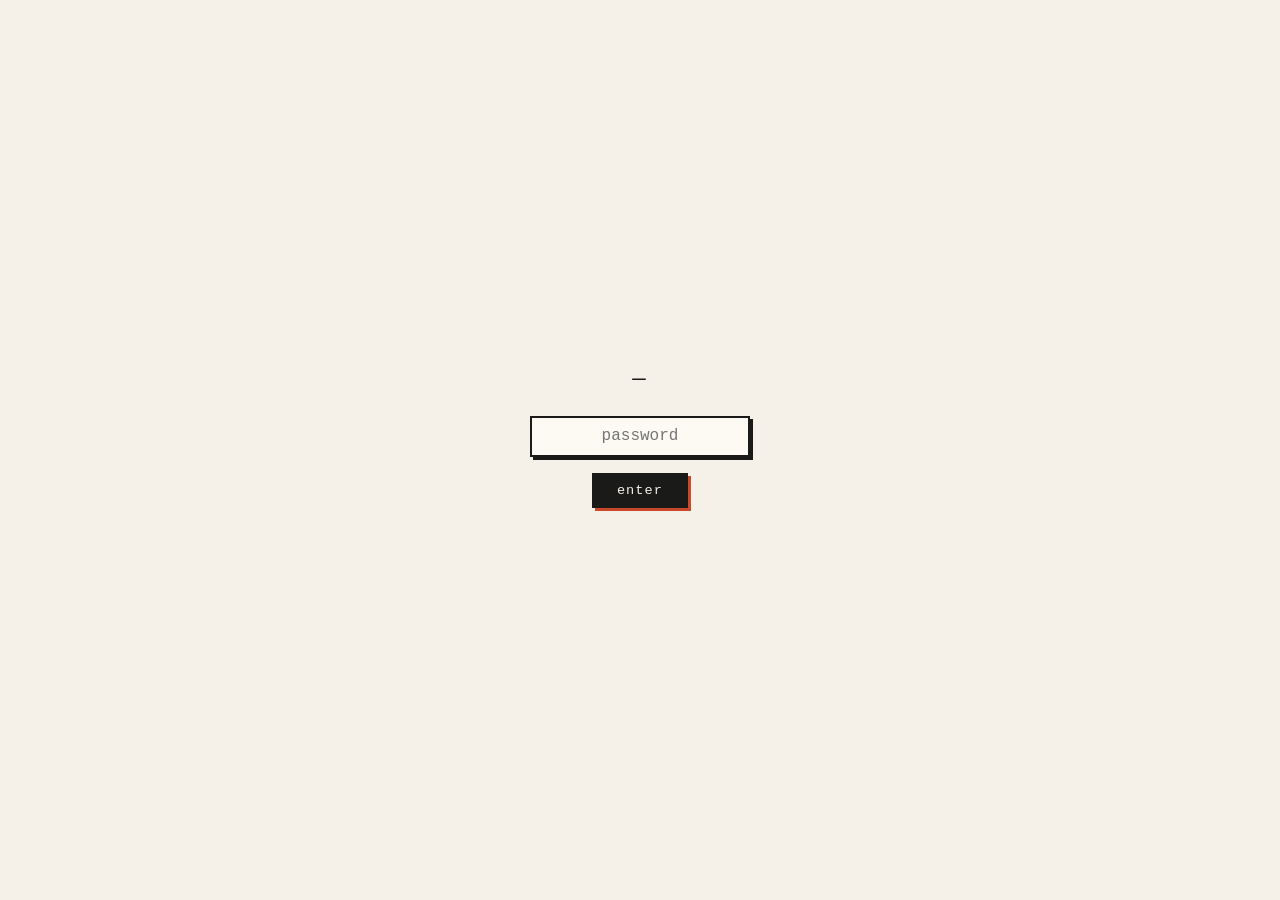
<file: blog/post.html>
<!DOCTYPE html>
<html lang="en">
<head>
  <meta charset="UTF-8" />
  <meta name="viewport" content="width=device-width, initial-scale=1.0" />
  <meta name="robots" content="noindex, nofollow" />
  <title>diary</title>
  <link rel="stylesheet" href="style.css" />
  <script src="auth.js"></script>
</head>
<body>
  <div class="site-wrapper">

    <header class="site-header">
      <a href="index.html" class="site-title">diary</a>
    </header>

    <main>
      <div id="post-content"></div>
    </main>

    <footer class="site-footer">
      <p>private</p>
    </footer>

  </div>

  <script src="blog.js"></script>
</body>
</html>
</file>
<file: blog/style.css>
/* ============================================
   PRIVATE DIARY — Minimal, honest, unpolished
   ============================================ */

:root {
  --bg: #f5f0e8;
  --ink: #1a1a18;
  --muted: #6b6355;
  --accent: #c94a2a;
  --accent2: #3a6b4a;
  --border: #c8bfaa;
  --card-bg: #fdfaf4;
  --font-body: Georgia, 'Times New Roman', serif;
  --font-head: 'Courier New', Courier, monospace;
}

* {
  box-sizing: border-box;
  margin: 0;
  padding: 0;
}

html {
  font-size: 16px;
}

body {
  background-color: var(--bg);
  color: var(--ink);
  font-family: var(--font-body);
  line-height: 1.75;
  min-height: 100vh;
  padding: 0 1rem;
  background-image: repeating-linear-gradient(
    0deg,
    transparent,
    transparent 2px,
    rgba(0,0,0,0.012) 2px,
    rgba(0,0,0,0.012) 4px
  );
}

/* ---- Layout ---- */

.site-wrapper {
  max-width: 640px;
  margin: 0 auto;
  padding: 2.5rem 0 5rem;
}

/* ---- Header ---- */

.site-header {
  border-bottom: 2px solid var(--ink);
  padding-bottom: 1rem;
  margin-bottom: 3rem;
}

.site-title {
  font-family: var(--font-head);
  font-size: 0.85rem;
  letter-spacing: 0.14em;
  text-transform: uppercase;
  color: var(--muted);
  text-decoration: none;
}

.site-title:hover {
  color: var(--ink);
}

/* ---- Post Cards (listing) ---- */

#post-list {
  display: flex;
  flex-direction: column;
  gap: 0;
}

.post-card {
  border-bottom: 1px solid var(--border);
  padding: 1.5rem 0;
}

.post-card:first-child {
  border-top: none;
}

.post-link {
  display: block;
  text-decoration: none;
  color: inherit;
}

.post-link:hover .post-title {
  color: var(--accent);
}

.post-meta {
  display: flex;
  align-items: baseline;
  gap: 1rem;
  margin-bottom: 0.5rem;
}

.post-date {
  font-family: var(--font-head);
  font-size: 0.72rem;
  color: var(--muted);
  letter-spacing: 0.06em;
  text-transform: uppercase;
}

.post-title {
  font-family: var(--font-head);
  font-size: 1rem;
  font-weight: bold;
  line-height: 1.3;
  color: var(--ink);
  margin-bottom: 0.4rem;
  transition: color 0.1s;
}

.post-excerpt {
  font-size: 0.9rem;
  color: var(--muted);
  line-height: 1.6;
}

/* ---- Single Post ---- */

.post-header {
  margin-bottom: 2.5rem;
}

.post-header .post-date {
  display: block;
  font-family: var(--font-head);
  font-size: 0.72rem;
  color: var(--muted);
  letter-spacing: 0.06em;
  text-transform: uppercase;
  margin-bottom: 0.6rem;
}

.post-header .post-title {
  font-family: var(--font-head);
  font-size: clamp(1.2rem, 4vw, 1.6rem);
  font-weight: bold;
  line-height: 1.25;
  color: var(--ink);
}

/* ---- Post body sections ---- */

.post-body {
  font-size: 1rem;
  line-height: 1.8;
}

.post-body p {
  margin-bottom: 1.3rem;
  color: var(--ink);
}

/* Section headers inside post (What happened, etc.) */
.post-body .section-label {
  font-family: var(--font-head);
  font-size: 0.7rem;
  letter-spacing: 0.12em;
  text-transform: uppercase;
  color: var(--muted);
  margin-top: 2.2rem;
  margin-bottom: 0.6rem;
  display: block;
}

/* Divider */
.post-body hr {
  border: none;
  border-top: 1px dashed var(--border);
  margin: 2rem 0;
}

.post-footer {
  margin-top: 3.5rem;
  padding-top: 1rem;
  border-top: 1px solid var(--border);
}

.back-link {
  font-family: var(--font-head);
  font-size: 0.78rem;
  color: var(--muted);
  text-decoration: none;
  letter-spacing: 0.04em;
}

.back-link:hover {
  color: var(--ink);
}

/* ---- Utility ---- */

.error {
  font-family: var(--font-head);
  color: var(--accent);
  padding: 1rem 0;
  font-size: 0.85rem;
}

/* ---- Footer ---- */

.site-footer {
  margin-top: 4rem;
  padding-top: 1rem;
  border-top: 1px dashed var(--border);
  font-family: var(--font-head);
  font-size: 0.68rem;
  color: var(--border);
  text-align: center;
  letter-spacing: 0.05em;
}

/* ---- Responsive ---- */

@media (max-width: 480px) {
  body {
    padding: 0 1rem;
  }

  .site-wrapper {
    padding: 1.5rem 0 4rem;
  }
}
</file>
